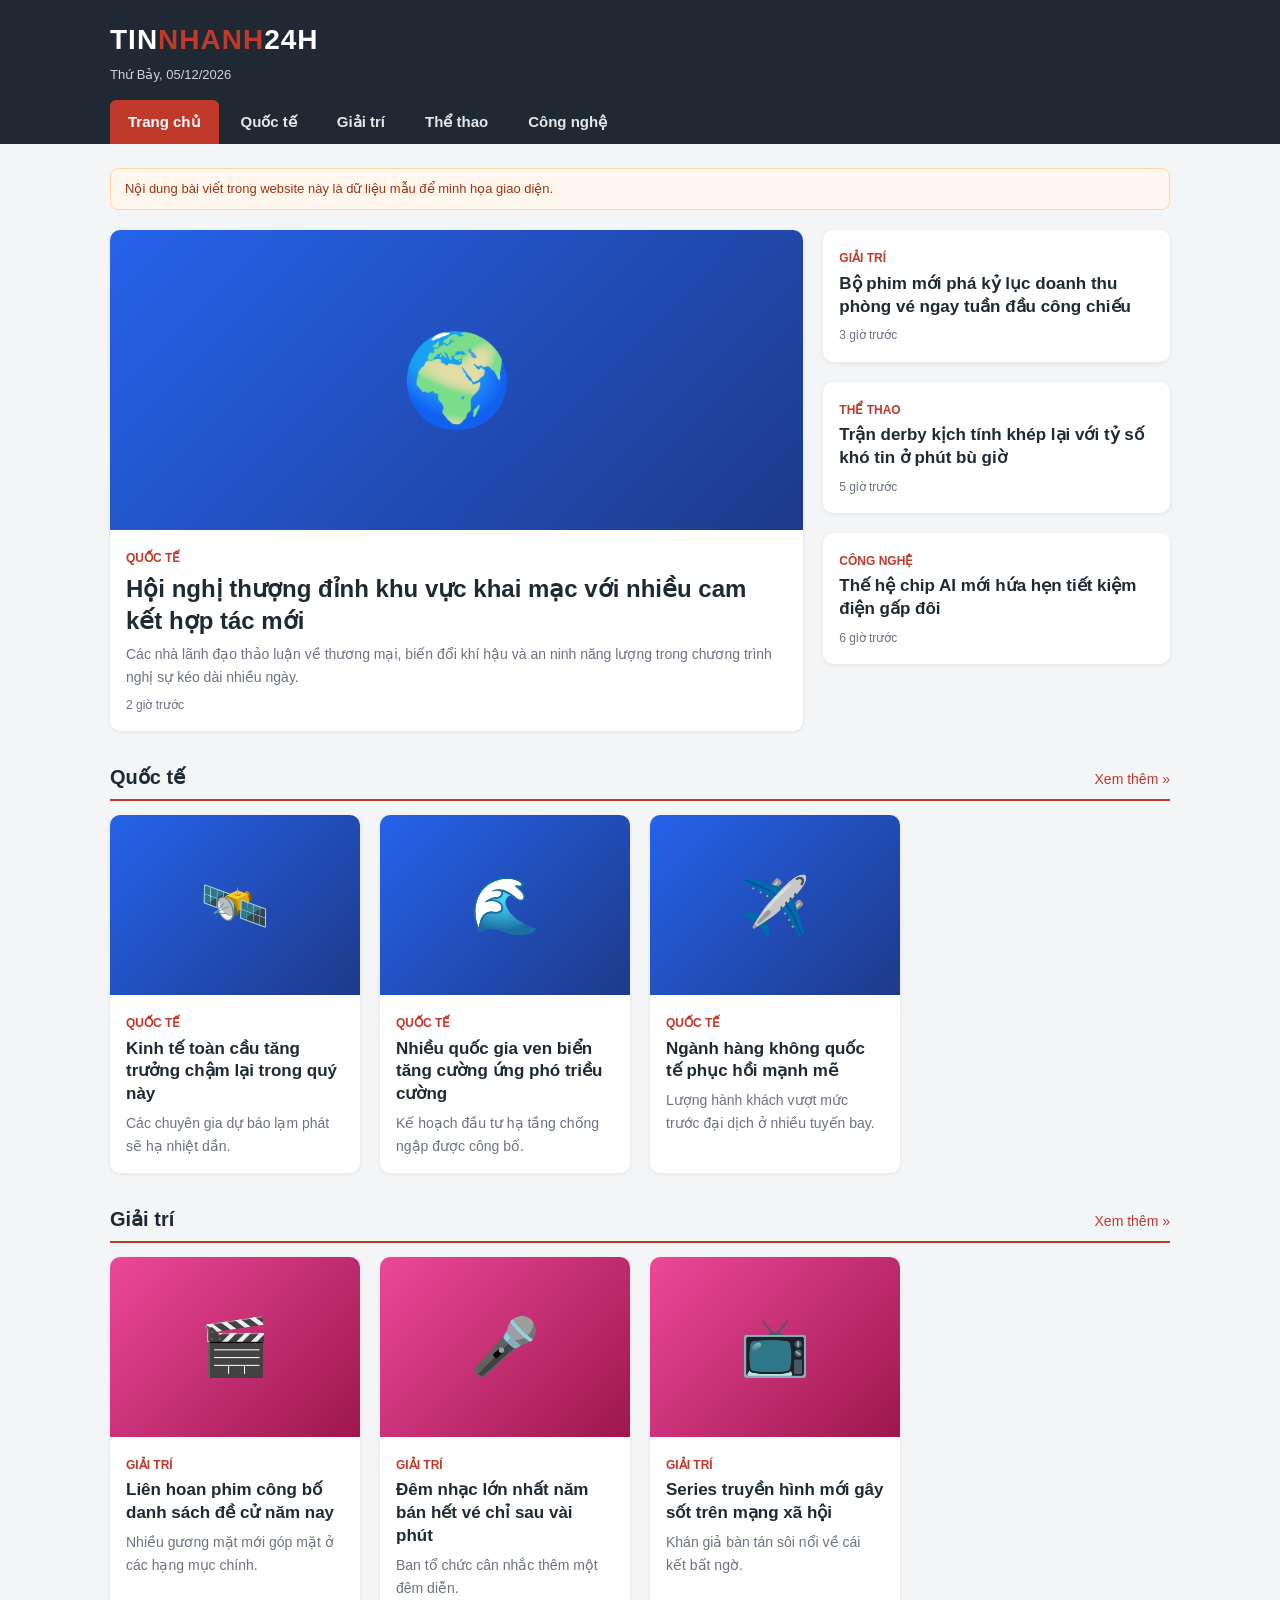
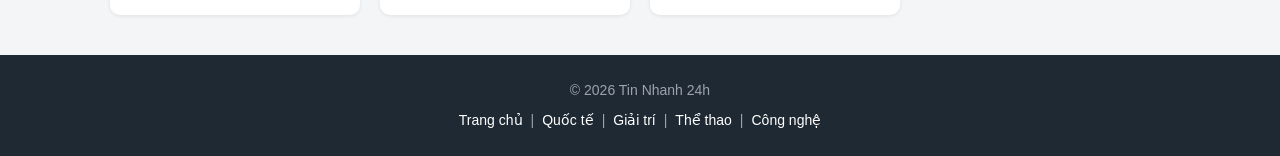
<file: index.html>
<!DOCTYPE html>
<html lang="vi">
<head>
  <meta charset="UTF-8">
  <meta name="viewport" content="width=device-width, initial-scale=1">
  <title>Tin Nhanh 24h - Trang chủ</title>
  <link rel="stylesheet" href="style.css">
</head>
<body>
  <header>
    <div class="header-inner">
      <div class="logo">TIN<span>NHANH</span>24H</div>
      <div class="date" id="today"></div>
      <nav>
        <a href="index.html" class="active">Trang chủ</a>
        <a href="quocte.html">Quốc tế</a>
        <a href="giaitri.html">Giải trí</a>
        <a href="thethao.html">Thể thao</a>
        <a href="congnghe.html">Công nghệ</a>
      </nav>
    </div>
  </header>

  <main>
    <div class="notice">Nội dung bài viết trong website này là dữ liệu mẫu để minh họa giao diện.</div>

    <section class="hero">
      <a href="quocte.html" class="card big">
        <div class="thumb c-world">🌍</div>
        <div class="body">
          <span class="tag">Quốc tế</span>
          <h3>Hội nghị thượng đỉnh khu vực khai mạc với nhiều cam kết hợp tác mới</h3>
          <p>Các nhà lãnh đạo thảo luận về thương mại, biến đổi khí hậu và an ninh năng lượng trong chương trình nghị sự kéo dài nhiều ngày.</p>
          <div class="meta">2 giờ trước</div>
        </div>
      </a>
      <div class="side">
        <a href="giaitri.html" class="card">
          <div class="body">
            <span class="tag">Giải trí</span>
            <h3>Bộ phim mới phá kỷ lục doanh thu phòng vé ngay tuần đầu công chiếu</h3>
            <div class="meta">3 giờ trước</div>
          </div>
        </a>
        <a href="thethao.html" class="card">
          <div class="body">
            <span class="tag">Thể thao</span>
            <h3>Trận derby kịch tính khép lại với tỷ số khó tin ở phút bù giờ</h3>
            <div class="meta">5 giờ trước</div>
          </div>
        </a>
        <a href="congnghe.html" class="card">
          <div class="body">
            <span class="tag">Công nghệ</span>
            <h3>Thế hệ chip AI mới hứa hẹn tiết kiệm điện gấp đôi</h3>
            <div class="meta">6 giờ trước</div>
          </div>
        </a>
      </div>
    </section>

    <h2 class="section-title">Quốc tế <a href="quocte.html">Xem thêm »</a></h2>
    <div class="grid">
      <a href="quocte.html" class="card"><div class="thumb c-world">🛰️</div><div class="body"><span class="tag">Quốc tế</span><h3>Kinh tế toàn cầu tăng trưởng chậm lại trong quý này</h3><p>Các chuyên gia dự báo lạm phát sẽ hạ nhiệt dần.</p></div></a>
      <a href="quocte.html" class="card"><div class="thumb c-world">🌊</div><div class="body"><span class="tag">Quốc tế</span><h3>Nhiều quốc gia ven biển tăng cường ứng phó triều cường</h3><p>Kế hoạch đầu tư hạ tầng chống ngập được công bố.</p></div></a>
      <a href="quocte.html" class="card"><div class="thumb c-world">✈️</div><div class="body"><span class="tag">Quốc tế</span><h3>Ngành hàng không quốc tế phục hồi mạnh mẽ</h3><p>Lượng hành khách vượt mức trước đại dịch ở nhiều tuyến bay.</p></div></a>
    </div>

    <h2 class="section-title">Giải trí <a href="giaitri.html">Xem thêm »</a></h2>
    <div class="grid">
      <a href="giaitri.html" class="card"><div class="thumb c-ent">🎬</div><div class="body"><span class="tag">Giải trí</span><h3>Liên hoan phim công bố danh sách đề cử năm nay</h3><p>Nhiều gương mặt mới góp mặt ở các hạng mục chính.</p></div></a>
      <a href="giaitri.html" class="card"><div class="thumb c-ent">🎤</div><div class="body"><span class="tag">Giải trí</span><h3>Đêm nhạc lớn nhất năm bán hết vé chỉ sau vài phút</h3><p>Ban tổ chức cân nhắc thêm một đêm diễn.</p></div></a>
      <a href="giaitri.html" class="card"><div class="thumb c-ent">📺</div><div class="body"><span class="tag">Giải trí</span><h3>Series truyền hình mới gây sốt trên mạng xã hội</h3><p>Khán giả bàn tán sôi nổi về cái kết bất ngờ.</p></div></a>
    </div>
  </main>

  <footer>
    <p>© 2026 Tin Nhanh 24h</p>
    <p style="margin-top:8px">
      <a href="index.html">Trang chủ</a>|<a href="quocte.html">Quốc tế</a>|<a href="giaitri.html">Giải trí</a>|<a href="thethao.html">Thể thao</a>|<a href="congnghe.html">Công nghệ</a>
    </p>
  </footer>

  <script>
    const d = new Date();
    document.getElementById("today").textContent =
      d.toLocaleDateString("vi-VN", { weekday: "long", day: "2-digit", month: "2-digit", year: "numeric" });
  </script>
</body>
</html>
</file>
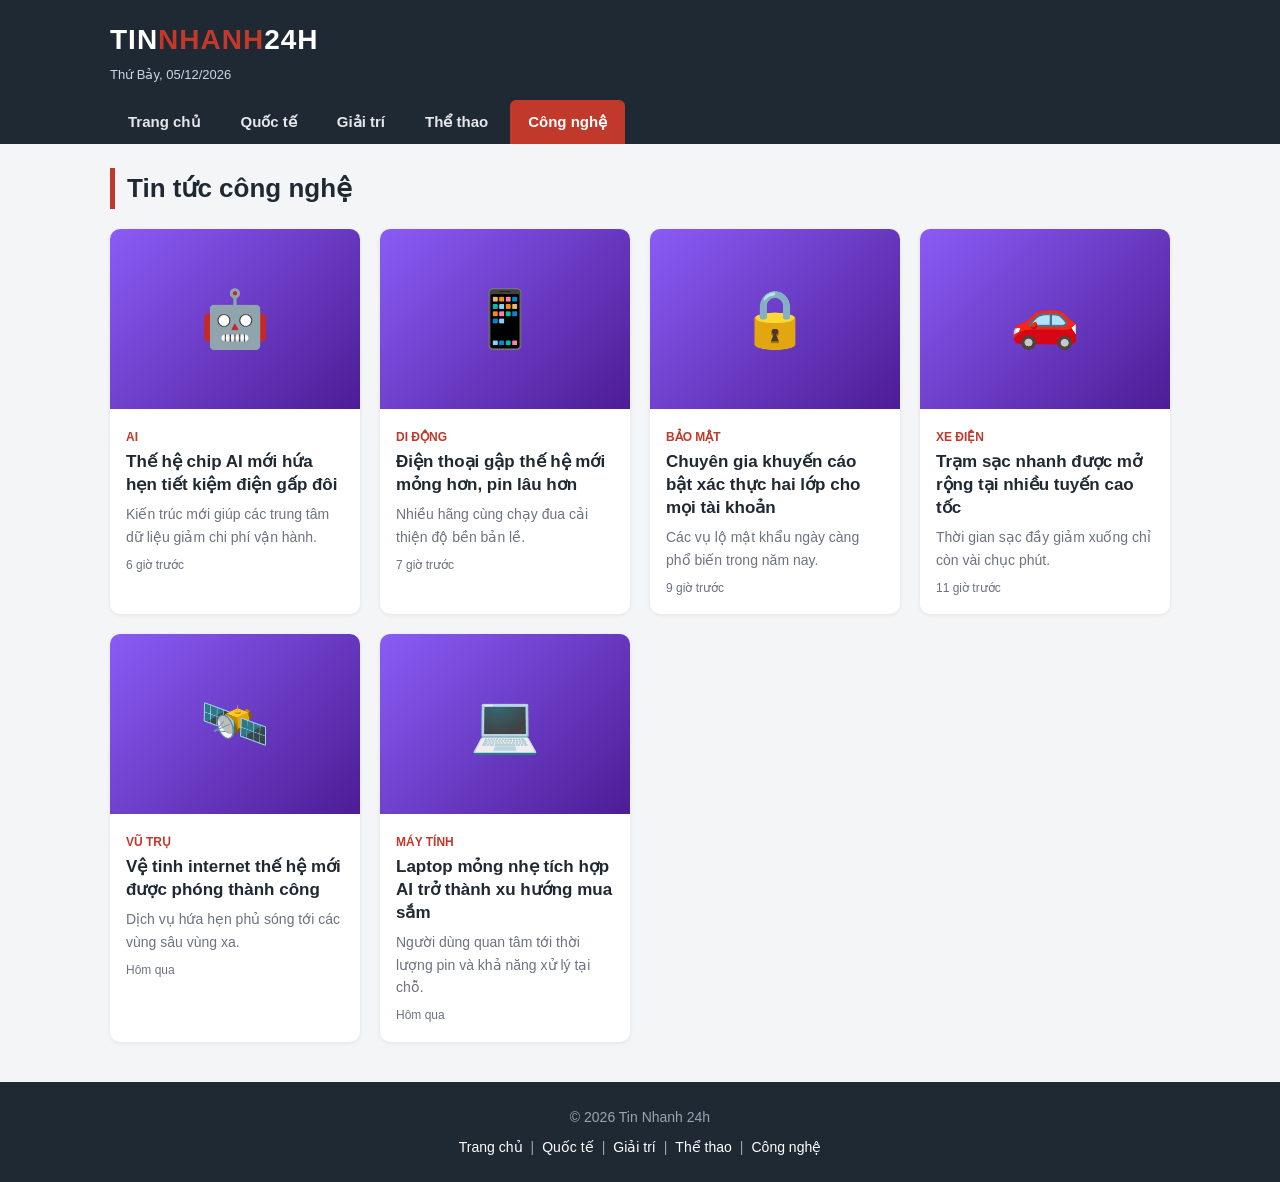
<file: congnghe.html>
<!DOCTYPE html>
<html lang="vi">
<head>
  <meta charset="UTF-8">
  <meta name="viewport" content="width=device-width, initial-scale=1">
  <title>Tin Nhanh 24h - Công nghệ</title>
  <link rel="stylesheet" href="style.css">
</head>
<body>
  <header>
    <div class="header-inner">
      <div class="logo">TIN<span>NHANH</span>24H</div>
      <div class="date" id="today"></div>
      <nav>
        <a href="index.html">Trang chủ</a>
        <a href="quocte.html">Quốc tế</a>
        <a href="giaitri.html">Giải trí</a>
        <a href="thethao.html">Thể thao</a>
        <a href="congnghe.html" class="active">Công nghệ</a>
      </nav>
    </div>
  </header>

  <main>
    <h1 class="page-title">Tin tức công nghệ</h1>
    <div class="grid">
      <article class="card"><div class="thumb c-tech">🤖</div><div class="body"><span class="tag">AI</span><h3>Thế hệ chip AI mới hứa hẹn tiết kiệm điện gấp đôi</h3><p>Kiến trúc mới giúp các trung tâm dữ liệu giảm chi phí vận hành.</p><div class="meta">6 giờ trước</div></div></article>
      <article class="card"><div class="thumb c-tech">📱</div><div class="body"><span class="tag">Di động</span><h3>Điện thoại gập thế hệ mới mỏng hơn, pin lâu hơn</h3><p>Nhiều hãng cùng chạy đua cải thiện độ bền bản lề.</p><div class="meta">7 giờ trước</div></div></article>
      <article class="card"><div class="thumb c-tech">🔒</div><div class="body"><span class="tag">Bảo mật</span><h3>Chuyên gia khuyến cáo bật xác thực hai lớp cho mọi tài khoản</h3><p>Các vụ lộ mật khẩu ngày càng phổ biến trong năm nay.</p><div class="meta">9 giờ trước</div></div></article>
      <article class="card"><div class="thumb c-tech">🚗</div><div class="body"><span class="tag">Xe điện</span><h3>Trạm sạc nhanh được mở rộng tại nhiều tuyến cao tốc</h3><p>Thời gian sạc đầy giảm xuống chỉ còn vài chục phút.</p><div class="meta">11 giờ trước</div></div></article>
      <article class="card"><div class="thumb c-tech">🛰️</div><div class="body"><span class="tag">Vũ trụ</span><h3>Vệ tinh internet thế hệ mới được phóng thành công</h3><p>Dịch vụ hứa hẹn phủ sóng tới các vùng sâu vùng xa.</p><div class="meta">Hôm qua</div></div></article>
      <article class="card"><div class="thumb c-tech">💻</div><div class="body"><span class="tag">Máy tính</span><h3>Laptop mỏng nhẹ tích hợp AI trở thành xu hướng mua sắm</h3><p>Người dùng quan tâm tới thời lượng pin và khả năng xử lý tại chỗ.</p><div class="meta">Hôm qua</div></div></article>
    </div>
  </main>

  <footer>
    <p>© 2026 Tin Nhanh 24h</p>
    <p style="margin-top:8px">
      <a href="index.html">Trang chủ</a>|<a href="quocte.html">Quốc tế</a>|<a href="giaitri.html">Giải trí</a>|<a href="thethao.html">Thể thao</a>|<a href="congnghe.html">Công nghệ</a>
    </p>
  </footer>

  <script>
    const d = new Date();
    document.getElementById("today").textContent =
      d.toLocaleDateString("vi-VN", { weekday: "long", day: "2-digit", month: "2-digit", year: "numeric" });
  </script>
</body>
</html>
</file>
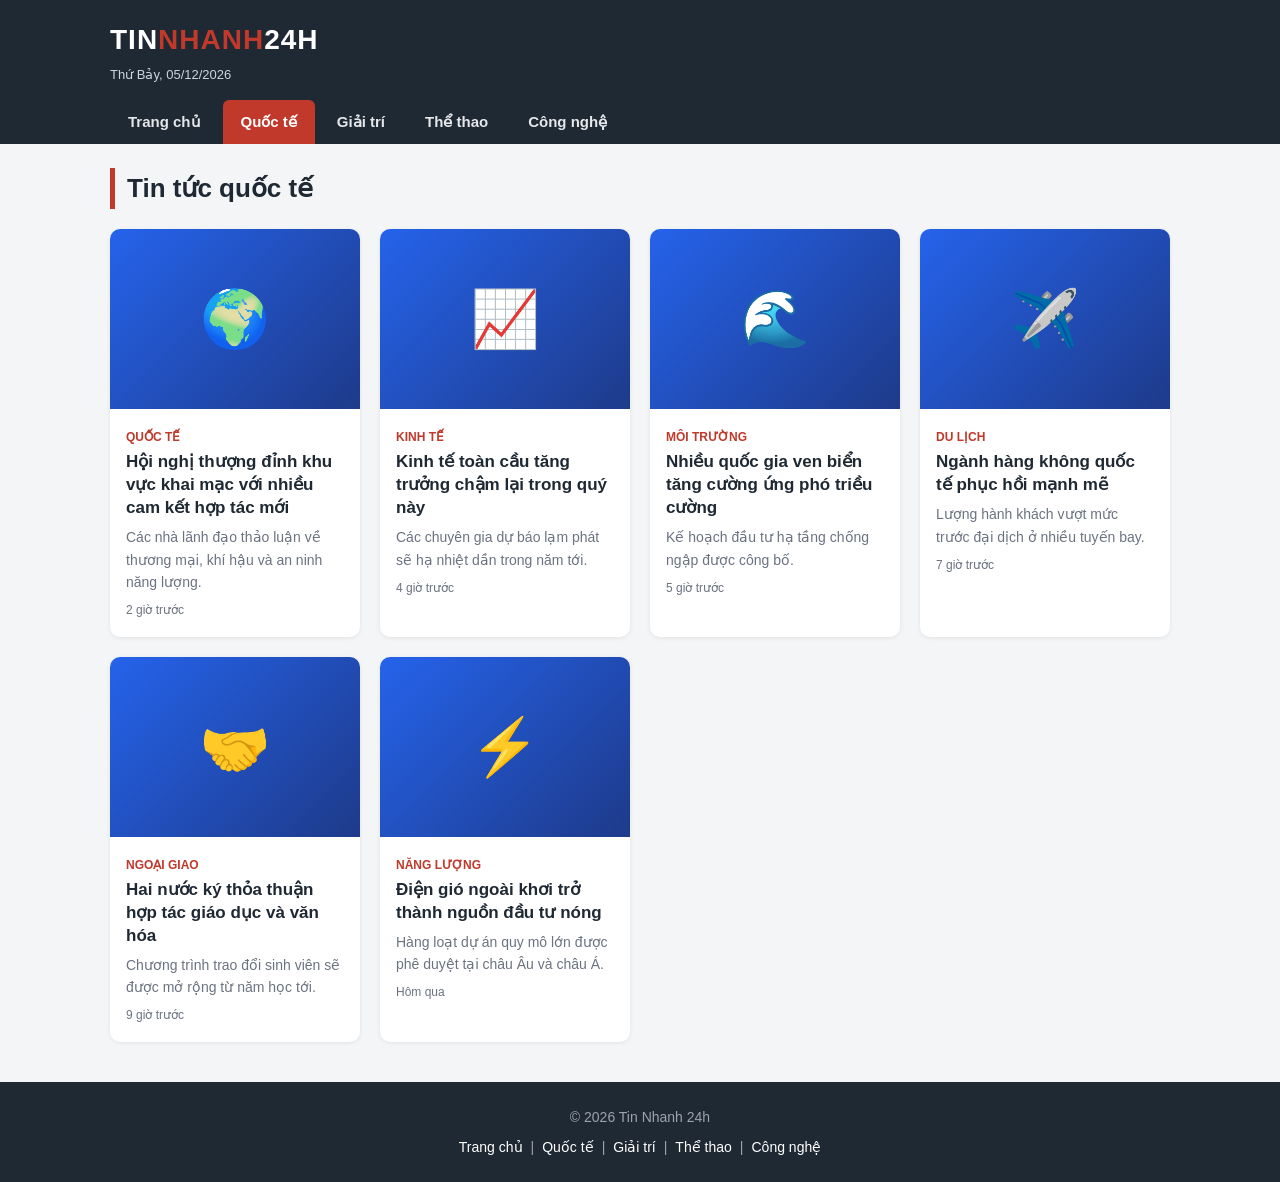
<file: quocte.html>
<!DOCTYPE html>
<html lang="vi">
<head>
  <meta charset="UTF-8">
  <meta name="viewport" content="width=device-width, initial-scale=1">
  <title>Tin Nhanh 24h - Quốc tế</title>
  <link rel="stylesheet" href="style.css">
</head>
<body>
  <header>
    <div class="header-inner">
      <div class="logo">TIN<span>NHANH</span>24H</div>
      <div class="date" id="today"></div>
      <nav>
        <a href="index.html">Trang chủ</a>
        <a href="quocte.html" class="active">Quốc tế</a>
        <a href="giaitri.html">Giải trí</a>
        <a href="thethao.html">Thể thao</a>
        <a href="congnghe.html">Công nghệ</a>
      </nav>
    </div>
  </header>

  <main>
    <h1 class="page-title">Tin tức quốc tế</h1>
    <div class="grid">
      <article class="card"><div class="thumb c-world">🌍</div><div class="body"><span class="tag">Quốc tế</span><h3>Hội nghị thượng đỉnh khu vực khai mạc với nhiều cam kết hợp tác mới</h3><p>Các nhà lãnh đạo thảo luận về thương mại, khí hậu và an ninh năng lượng.</p><div class="meta">2 giờ trước</div></div></article>
      <article class="card"><div class="thumb c-world">📈</div><div class="body"><span class="tag">Kinh tế</span><h3>Kinh tế toàn cầu tăng trưởng chậm lại trong quý này</h3><p>Các chuyên gia dự báo lạm phát sẽ hạ nhiệt dần trong năm tới.</p><div class="meta">4 giờ trước</div></div></article>
      <article class="card"><div class="thumb c-world">🌊</div><div class="body"><span class="tag">Môi trường</span><h3>Nhiều quốc gia ven biển tăng cường ứng phó triều cường</h3><p>Kế hoạch đầu tư hạ tầng chống ngập được công bố.</p><div class="meta">5 giờ trước</div></div></article>
      <article class="card"><div class="thumb c-world">✈️</div><div class="body"><span class="tag">Du lịch</span><h3>Ngành hàng không quốc tế phục hồi mạnh mẽ</h3><p>Lượng hành khách vượt mức trước đại dịch ở nhiều tuyến bay.</p><div class="meta">7 giờ trước</div></div></article>
      <article class="card"><div class="thumb c-world">🤝</div><div class="body"><span class="tag">Ngoại giao</span><h3>Hai nước ký thỏa thuận hợp tác giáo dục và văn hóa</h3><p>Chương trình trao đổi sinh viên sẽ được mở rộng từ năm học tới.</p><div class="meta">9 giờ trước</div></div></article>
      <article class="card"><div class="thumb c-world">⚡</div><div class="body"><span class="tag">Năng lượng</span><h3>Điện gió ngoài khơi trở thành nguồn đầu tư nóng</h3><p>Hàng loạt dự án quy mô lớn được phê duyệt tại châu Âu và châu Á.</p><div class="meta">Hôm qua</div></div></article>
    </div>
  </main>

  <footer>
    <p>© 2026 Tin Nhanh 24h</p>
    <p style="margin-top:8px">
      <a href="index.html">Trang chủ</a>|<a href="quocte.html">Quốc tế</a>|<a href="giaitri.html">Giải trí</a>|<a href="thethao.html">Thể thao</a>|<a href="congnghe.html">Công nghệ</a>
    </p>
  </footer>

  <script>
    const d = new Date();
    document.getElementById("today").textContent =
      d.toLocaleDateString("vi-VN", { weekday: "long", day: "2-digit", month: "2-digit", year: "numeric" });
  </script>
</body>
</html>
</file>
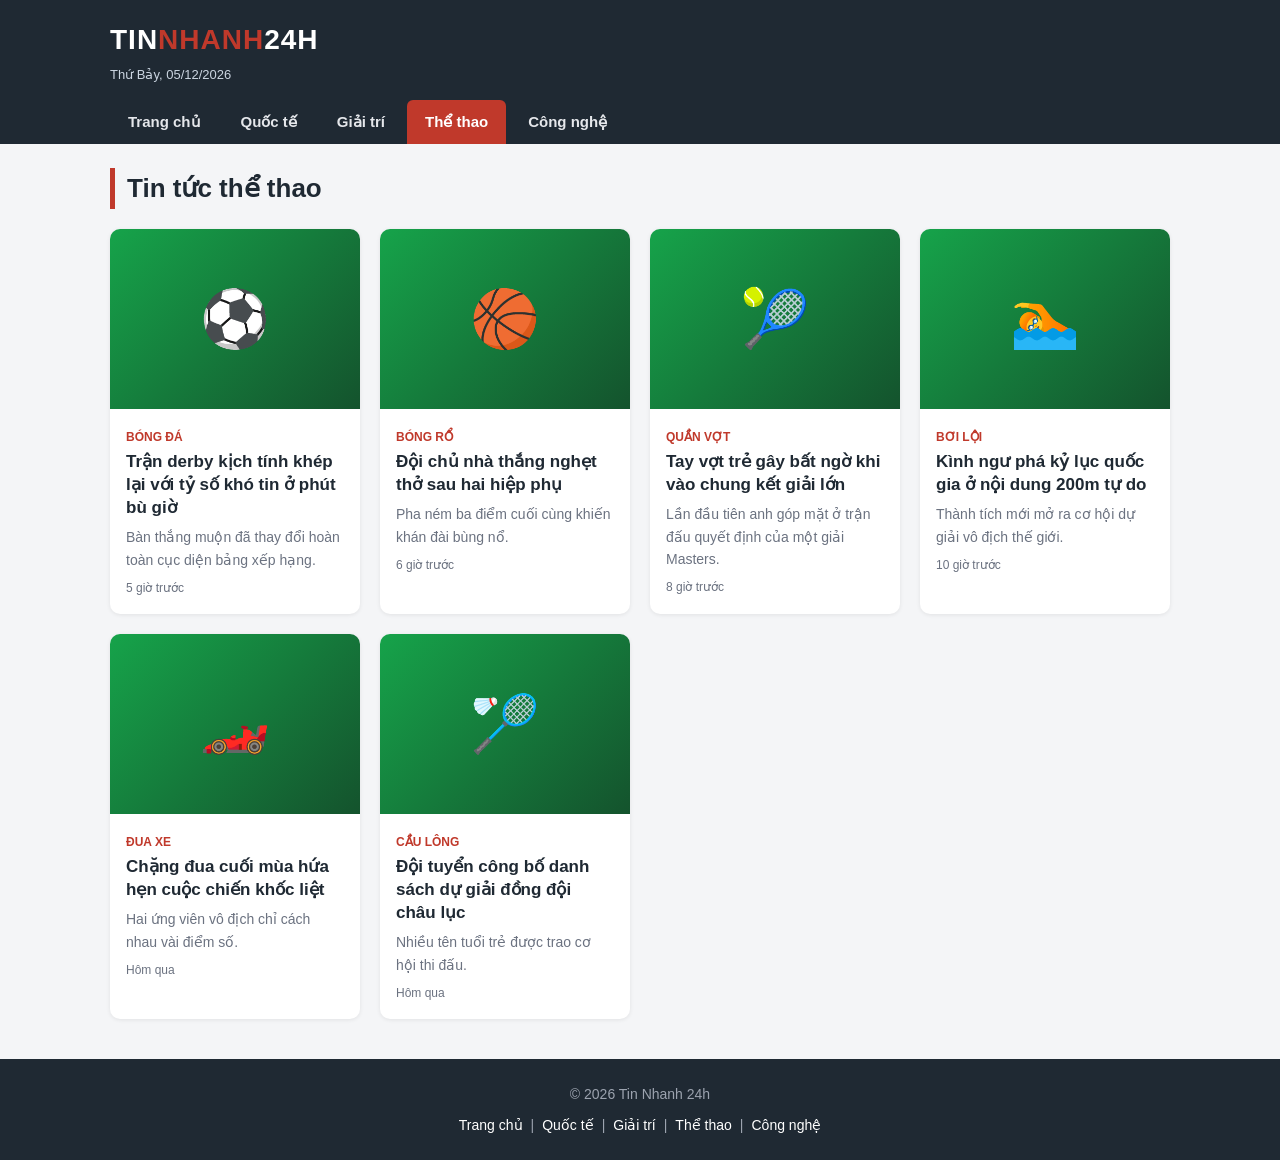
<file: thethao.html>
<!DOCTYPE html>
<html lang="vi">
<head>
  <meta charset="UTF-8">
  <meta name="viewport" content="width=device-width, initial-scale=1">
  <title>Tin Nhanh 24h - Thể thao</title>
  <link rel="stylesheet" href="style.css">
</head>
<body>
  <header>
    <div class="header-inner">
      <div class="logo">TIN<span>NHANH</span>24H</div>
      <div class="date" id="today"></div>
      <nav>
        <a href="index.html">Trang chủ</a>
        <a href="quocte.html">Quốc tế</a>
        <a href="giaitri.html">Giải trí</a>
        <a href="thethao.html" class="active">Thể thao</a>
        <a href="congnghe.html">Công nghệ</a>
      </nav>
    </div>
  </header>

  <main>
    <h1 class="page-title">Tin tức thể thao</h1>
    <div class="grid">
      <article class="card"><div class="thumb c-sport">⚽</div><div class="body"><span class="tag">Bóng đá</span><h3>Trận derby kịch tính khép lại với tỷ số khó tin ở phút bù giờ</h3><p>Bàn thắng muộn đã thay đổi hoàn toàn cục diện bảng xếp hạng.</p><div class="meta">5 giờ trước</div></div></article>
      <article class="card"><div class="thumb c-sport">🏀</div><div class="body"><span class="tag">Bóng rổ</span><h3>Đội chủ nhà thắng nghẹt thở sau hai hiệp phụ</h3><p>Pha ném ba điểm cuối cùng khiến khán đài bùng nổ.</p><div class="meta">6 giờ trước</div></div></article>
      <article class="card"><div class="thumb c-sport">🎾</div><div class="body"><span class="tag">Quần vợt</span><h3>Tay vợt trẻ gây bất ngờ khi vào chung kết giải lớn</h3><p>Lần đầu tiên anh góp mặt ở trận đấu quyết định của một giải Masters.</p><div class="meta">8 giờ trước</div></div></article>
      <article class="card"><div class="thumb c-sport">🏊</div><div class="body"><span class="tag">Bơi lội</span><h3>Kình ngư phá kỷ lục quốc gia ở nội dung 200m tự do</h3><p>Thành tích mới mở ra cơ hội dự giải vô địch thế giới.</p><div class="meta">10 giờ trước</div></div></article>
      <article class="card"><div class="thumb c-sport">🏎️</div><div class="body"><span class="tag">Đua xe</span><h3>Chặng đua cuối mùa hứa hẹn cuộc chiến khốc liệt</h3><p>Hai ứng viên vô địch chỉ cách nhau vài điểm số.</p><div class="meta">Hôm qua</div></div></article>
      <article class="card"><div class="thumb c-sport">🏸</div><div class="body"><span class="tag">Cầu lông</span><h3>Đội tuyển công bố danh sách dự giải đồng đội châu lục</h3><p>Nhiều tên tuổi trẻ được trao cơ hội thi đấu.</p><div class="meta">Hôm qua</div></div></article>
    </div>
  </main>

  <footer>
    <p>© 2026 Tin Nhanh 24h</p>
    <p style="margin-top:8px">
      <a href="index.html">Trang chủ</a>|<a href="quocte.html">Quốc tế</a>|<a href="giaitri.html">Giải trí</a>|<a href="thethao.html">Thể thao</a>|<a href="congnghe.html">Công nghệ</a>
    </p>
  </footer>

  <script>
    const d = new Date();
    document.getElementById("today").textContent =
      d.toLocaleDateString("vi-VN", { weekday: "long", day: "2-digit", month: "2-digit", year: "numeric" });
  </script>
</body>
</html>
</file>
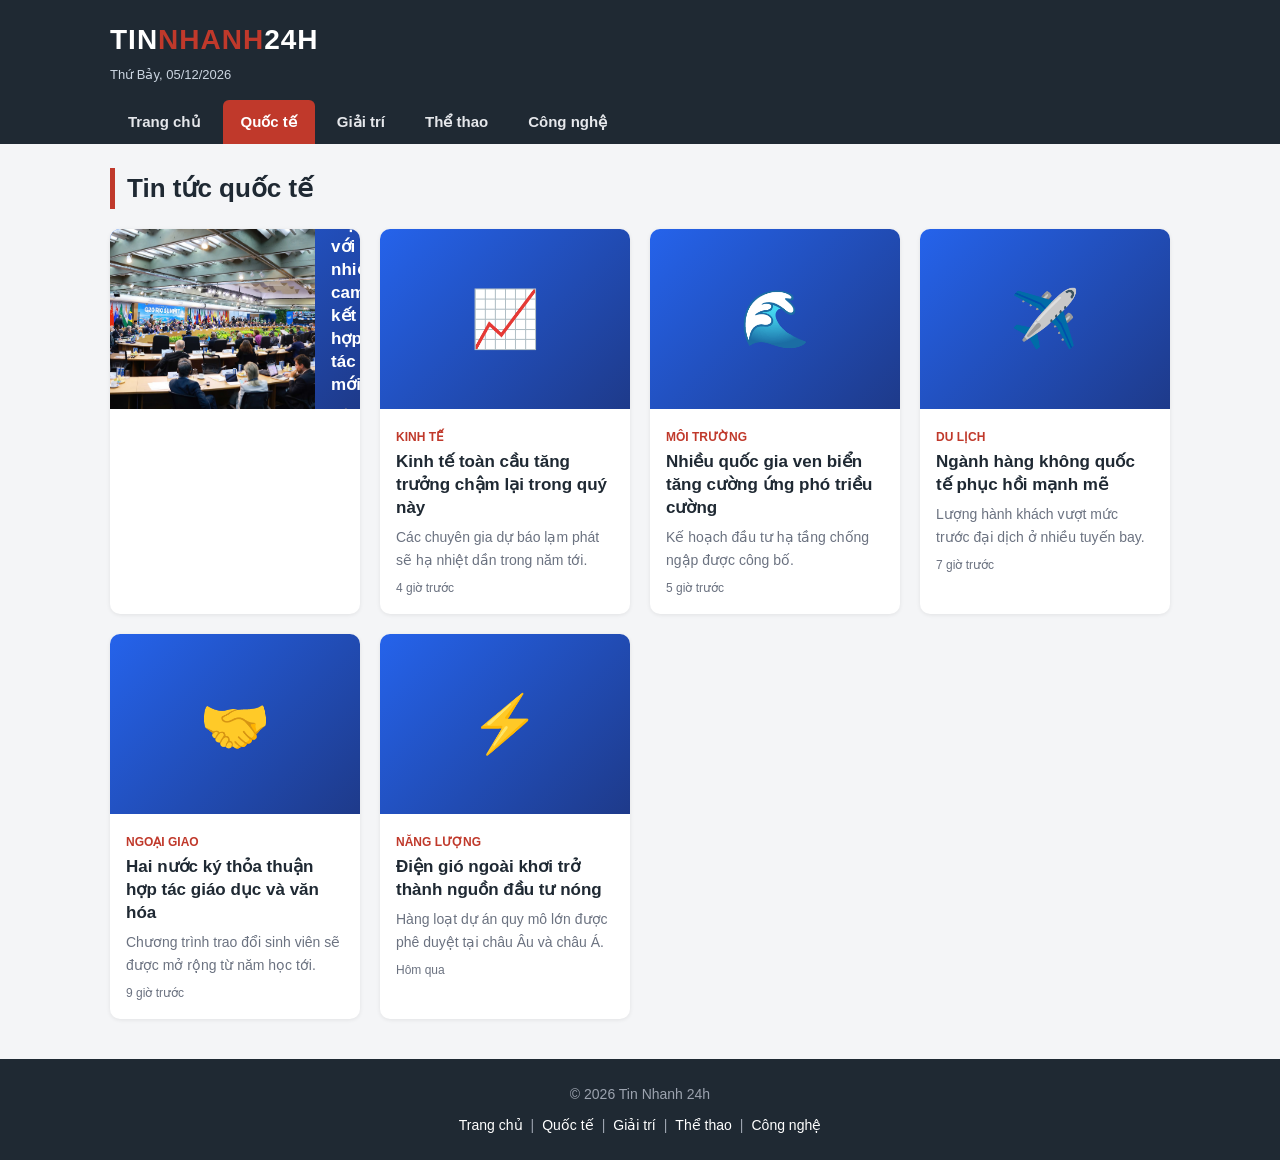
<file: src/quocte.html>
<!DOCTYPE html>
<html lang="vi">

<head>
  <meta charset="UTF-8">
  <meta name="viewport" content="width=device-width, initial-scale=1">
  <title>Tin Nhanh 24h - Quốc tế</title>
  <link rel="stylesheet" href="style.css">
</head>

<body>
  <header>
    <div class="header-inner">
      <div class="logo">TIN<span>NHANH</span>24H</div>
      <div class="date" id="today"></div>
      <nav>
        <a href="index.html">Trang chủ</a>
        <a href="quocte.html" class="active">Quốc tế</a>
        <a href="giaitri.html">Giải trí</a>
        <a href="thethao.html">Thể thao</a>
        <a href="congnghe.html">Công nghệ</a>
      </nav>
    </div>
  </header>

  <main>
    <h1 class="page-title">Tin tức quốc tế</h1>
    <div class="grid">
      <article class="card">
        <div class="thumb c-world"><img src="../images/global.jpg">
          <div class="body"><span class="tag">Quốc tế</span>
            <h3>Hội nghị thượng đỉnh khu vực khai mạc với nhiều cam kết hợp tác mới</h3>
            <p>Các nhà lãnh đạo thảo luận về thương mại, khí hậu và an ninh năng lượng.</p>
            <div class="meta">2 giờ trước</div>
          </div>
      </article>
      <article class="card">
        <div class="thumb c-world">📈</div>
        <div class="body"><span class="tag">Kinh tế</span>
          <h3>Kinh tế toàn cầu tăng trưởng chậm lại trong quý này</h3>
          <p>Các chuyên gia dự báo lạm phát sẽ hạ nhiệt dần trong năm tới.</p>
          <div class="meta">4 giờ trước</div>
        </div>
      </article>
      <article class="card">
        <div class="thumb c-world">🌊</div>
        <div class="body"><span class="tag">Môi trường</span>
          <h3>Nhiều quốc gia ven biển tăng cường ứng phó triều cường</h3>
          <p>Kế hoạch đầu tư hạ tầng chống ngập được công bố.</p>
          <div class="meta">5 giờ trước</div>
        </div>
      </article>
      <article class="card">
        <div class="thumb c-world">✈️</div>
        <div class="body"><span class="tag">Du lịch</span>
          <h3>Ngành hàng không quốc tế phục hồi mạnh mẽ</h3>
          <p>Lượng hành khách vượt mức trước đại dịch ở nhiều tuyến bay.</p>
          <div class="meta">7 giờ trước</div>
        </div>
      </article>
      <article class="card">
        <div class="thumb c-world">🤝</div>
        <div class="body"><span class="tag">Ngoại giao</span>
          <h3>Hai nước ký thỏa thuận hợp tác giáo dục và văn hóa</h3>
          <p>Chương trình trao đổi sinh viên sẽ được mở rộng từ năm học tới.</p>
          <div class="meta">9 giờ trước</div>
        </div>
      </article>
      <article class="card">
        <div class="thumb c-world">⚡</div>
        <div class="body"><span class="tag">Năng lượng</span>
          <h3>Điện gió ngoài khơi trở thành nguồn đầu tư nóng</h3>
          <p>Hàng loạt dự án quy mô lớn được phê duyệt tại châu Âu và châu Á.</p>
          <div class="meta">Hôm qua</div>
        </div>
      </article>
    </div>
  </main>

  <footer>
    <p>© 2026 Tin Nhanh 24h</p>
    <p style="margin-top:8px">
      <a href="index.html">Trang chủ</a>|<a href="quocte.html">Quốc tế</a>|<a href="giaitri.html">Giải trí</a>|<a
        href="thethao.html">Thể thao</a>|<a href="congnghe.html">Công nghệ</a>
    </p>
  </footer>

  <script>
    const d = new Date();
    document.getElementById("today").textContent =
      d.toLocaleDateString("vi-VN", { weekday: "long", day: "2-digit", month: "2-digit", year: "numeric" });
  </script>
</body>

</html>
</file>
<file: style.css>
* {
    box-sizing: border-box;
    margin: 0;
    padding: 0;
}

:root {
    --primary: #c0392b;
    --dark: #1f2933;
    --muted: #6b7280;
    --bg: #f4f5f7;
    --card: #ffffff;
}

body {
    font-family: "Segoe UI", Roboto, Arial, sans-serif;
    background: var(--bg);
    color: var(--dark);
    line-height: 1.6;
}

a {
    color: inherit;
    text-decoration: none;
}

header {
    background: var(--dark);
    color: #fff;
}

.header-inner {
    max-width: 1100px;
    margin: 0 auto;
    padding: 18px 20px 0;
}

.logo {
    font-size: 28px;
    font-weight: 800;
    letter-spacing: 1px;
}

.logo span {
    color: var(--primary);
}

.date {
    font-size: 13px;
    color: #cbd5e1;
    margin-top: 2px;
}

nav {
    margin-top: 14px;
    display: flex;
    flex-wrap: wrap;
    gap: 4px;
}

nav a {
    padding: 10px 18px;
    font-weight: 600;
    font-size: 15px;
    border-radius: 6px 6px 0 0;
    color: #e5e7eb;
}

nav a:hover {
    background: #374151;
}

nav a.active {
    background: var(--primary);
    color: #fff;
}

main {
    max-width: 1100px;
    margin: 24px auto;
    padding: 0 20px;
}

h1.page-title {
    font-size: 26px;
    border-left: 5px solid var(--primary);
    padding-left: 12px;
    margin-bottom: 20px;
}

h2.section-title {
    font-size: 20px;
    margin: 30px 0 14px;
    padding-bottom: 6px;
    border-bottom: 2px solid var(--primary);
    display: flex;
    justify-content: space-between;
    align-items: baseline;
}

h2.section-title a {
    font-size: 14px;
    color: var(--primary);
    font-weight: 500;
}

.hero {
    display: grid;
    grid-template-columns: 2fr 1fr;
    gap: 20px;
}

.card {
    background: var(--card);
    border-radius: 10px;
    overflow: hidden;
    box-shadow: 0 1px 4px rgba(0, 0, 0, .08);
    transition: transform .15s, box-shadow .15s;
}

.card:hover {
    transform: translateY(-3px);
    box-shadow: 0 6px 14px rgba(0, 0, 0, .12);
}

.thumb {
    height: 180px;
    display: flex;
    align-items: center;
    justify-content: center;
    font-size: 56px;
    color: #fff;
}

.hero .big .thumb {
    height: 300px;
    font-size: 90px;
}

.card .body {
    padding: 14px 16px 16px;
}

.tag {
    display: inline-block;
    font-size: 12px;
    font-weight: 700;
    text-transform: uppercase;
    color: var(--primary);
    margin-bottom: 4px;
}

.card h3 {
    font-size: 17px;
    line-height: 1.35;
    margin-bottom: 6px;
}

.hero .big h3 {
    font-size: 24px;
}

.card p {
    font-size: 14px;
    color: var(--muted);
}

.meta {
    font-size: 12px;
    color: var(--muted);
    margin-top: 8px;
}

.side {
    display: flex;
    flex-direction: column;
    gap: 20px;
}

.grid {
    display: grid;
    grid-template-columns: repeat(auto-fill, minmax(250px, 1fr));
    gap: 20px;
}

.c-world {
    background: linear-gradient(135deg, #2563eb, #1e3a8a);
}

.c-ent {
    background: linear-gradient(135deg, #ec4899, #9d174d);
}

.c-sport {
    background: linear-gradient(135deg, #16a34a, #14532d);
}

.c-tech {
    background: linear-gradient(135deg, #8b5cf6, #4c1d95);
}

.notice {
    background: #fff7ed;
    border: 1px solid #fed7aa;
    color: #9a3412;
    padding: 10px 14px;
    border-radius: 8px;
    font-size: 13px;
    margin-bottom: 20px;
}

footer {
    background: var(--dark);
    color: #9ca3af;
    text-align: center;
    padding: 24px 20px;
    margin-top: 40px;
    font-size: 14px;
}

footer a {
    color: #fff;
    margin: 0 8px;
}

@media (max-width: 760px) {
    .hero {
        grid-template-columns: 1fr;
    }
    .hero .big .thumb {
        height: 200px;
    }
    nav a {
        padding: 8px 12px;
        font-size: 14px;
    }
}

.thumb {
    padding: 0;
    overflow: hidden;
}

.thumb img {
    width: 100%;
    height: 100%;
    object-fit: cover;
    display: block;
    font-size: 14px;
}
</file>
<file: src/style.css>
* {
    box-sizing: border-box;
    margin: 0;
    padding: 0;
}

:root {
    --primary: #c0392b;
    --dark: #1f2933;
    --muted: #6b7280;
    --bg: #f4f5f7;
    --card: #ffffff;
}

body {
    font-family: "Segoe UI", Roboto, Arial, sans-serif;
    background: var(--bg);
    color: var(--dark);
    line-height: 1.6;
}

a {
    color: inherit;
    text-decoration: none;
}

header {
    background: var(--dark);
    color: #fff;
}

.header-inner {
    max-width: 1100px;
    margin: 0 auto;
    padding: 18px 20px 0;
}

.logo {
    font-size: 28px;
    font-weight: 800;
    letter-spacing: 1px;
}

.logo span {
    color: var(--primary);
}

.date {
    font-size: 13px;
    color: #cbd5e1;
    margin-top: 2px;
}

nav {
    margin-top: 14px;
    display: flex;
    flex-wrap: wrap;
    gap: 4px;
}

nav a {
    padding: 10px 18px;
    font-weight: 600;
    font-size: 15px;
    border-radius: 6px 6px 0 0;
    color: #e5e7eb;
}

nav a:hover {
    background: #374151;
}

nav a.active {
    background: var(--primary);
    color: #fff;
}

main {
    max-width: 1100px;
    margin: 24px auto;
    padding: 0 20px;
}

h1.page-title {
    font-size: 26px;
    border-left: 5px solid var(--primary);
    padding-left: 12px;
    margin-bottom: 20px;
}

h2.section-title {
    font-size: 20px;
    margin: 30px 0 14px;
    padding-bottom: 6px;
    border-bottom: 2px solid var(--primary);
    display: flex;
    justify-content: space-between;
    align-items: baseline;
}

h2.section-title a {
    font-size: 14px;
    color: var(--primary);
    font-weight: 500;
}

.hero {
    display: grid;
    grid-template-columns: 2fr 1fr;
    gap: 20px;
}

.card {
    background: var(--card);
    border-radius: 10px;
    overflow: hidden;
    box-shadow: 0 1px 4px rgba(0, 0, 0, .08);
    transition: transform .15s, box-shadow .15s;
}

.card:hover {
    transform: translateY(-3px);
    box-shadow: 0 6px 14px rgba(0, 0, 0, .12);
}

.thumb {
    height: 180px;
    display: flex;
    align-items: center;
    justify-content: center;
    font-size: 56px;
    color: #fff;
}

.hero .big .thumb {
    height: 300px;
    font-size: 90px;
}

.card .body {
    padding: 14px 16px 16px;
}

.tag {
    display: inline-block;
    font-size: 12px;
    font-weight: 700;
    text-transform: uppercase;
    color: var(--primary);
    margin-bottom: 4px;
}

.card h3 {
    font-size: 17px;
    line-height: 1.35;
    margin-bottom: 6px;
}

.hero .big h3 {
    font-size: 24px;
}

.card p {
    font-size: 14px;
    color: var(--muted);
}

.meta {
    font-size: 12px;
    color: var(--muted);
    margin-top: 8px;
}

.side {
    display: flex;
    flex-direction: column;
    gap: 20px;
}

.grid {
    display: grid;
    grid-template-columns: repeat(auto-fill, minmax(250px, 1fr));
    gap: 20px;
}

.c-world {
    background: linear-gradient(135deg, #2563eb, #1e3a8a);
}

.c-ent {
    background: linear-gradient(135deg, #ec4899, #9d174d);
}

.c-sport {
    background: linear-gradient(135deg, #16a34a, #14532d);
}

.c-tech {
    background: linear-gradient(135deg, #8b5cf6, #4c1d95);
}

.notice {
    background: #fff7ed;
    border: 1px solid #fed7aa;
    color: #9a3412;
    padding: 10px 14px;
    border-radius: 8px;
    font-size: 13px;
    margin-bottom: 20px;
}

footer {
    background: var(--dark);
    color: #9ca3af;
    text-align: center;
    padding: 24px 20px;
    margin-top: 40px;
    font-size: 14px;
}

footer a {
    color: #fff;
    margin: 0 8px;
}

@media (max-width: 760px) {
    .hero {
        grid-template-columns: 1fr;
    }
    .hero .big .thumb {
        height: 200px;
    }
    nav a {
        padding: 8px 12px;
        font-size: 14px;
    }
}

.thumb {
    padding: 0;
    overflow: hidden;
}

.thumb img {
    width: 100%;
    height: 100%;
    object-fit: cover;
    display: block;
    font-size: 14px;
}
</file>
